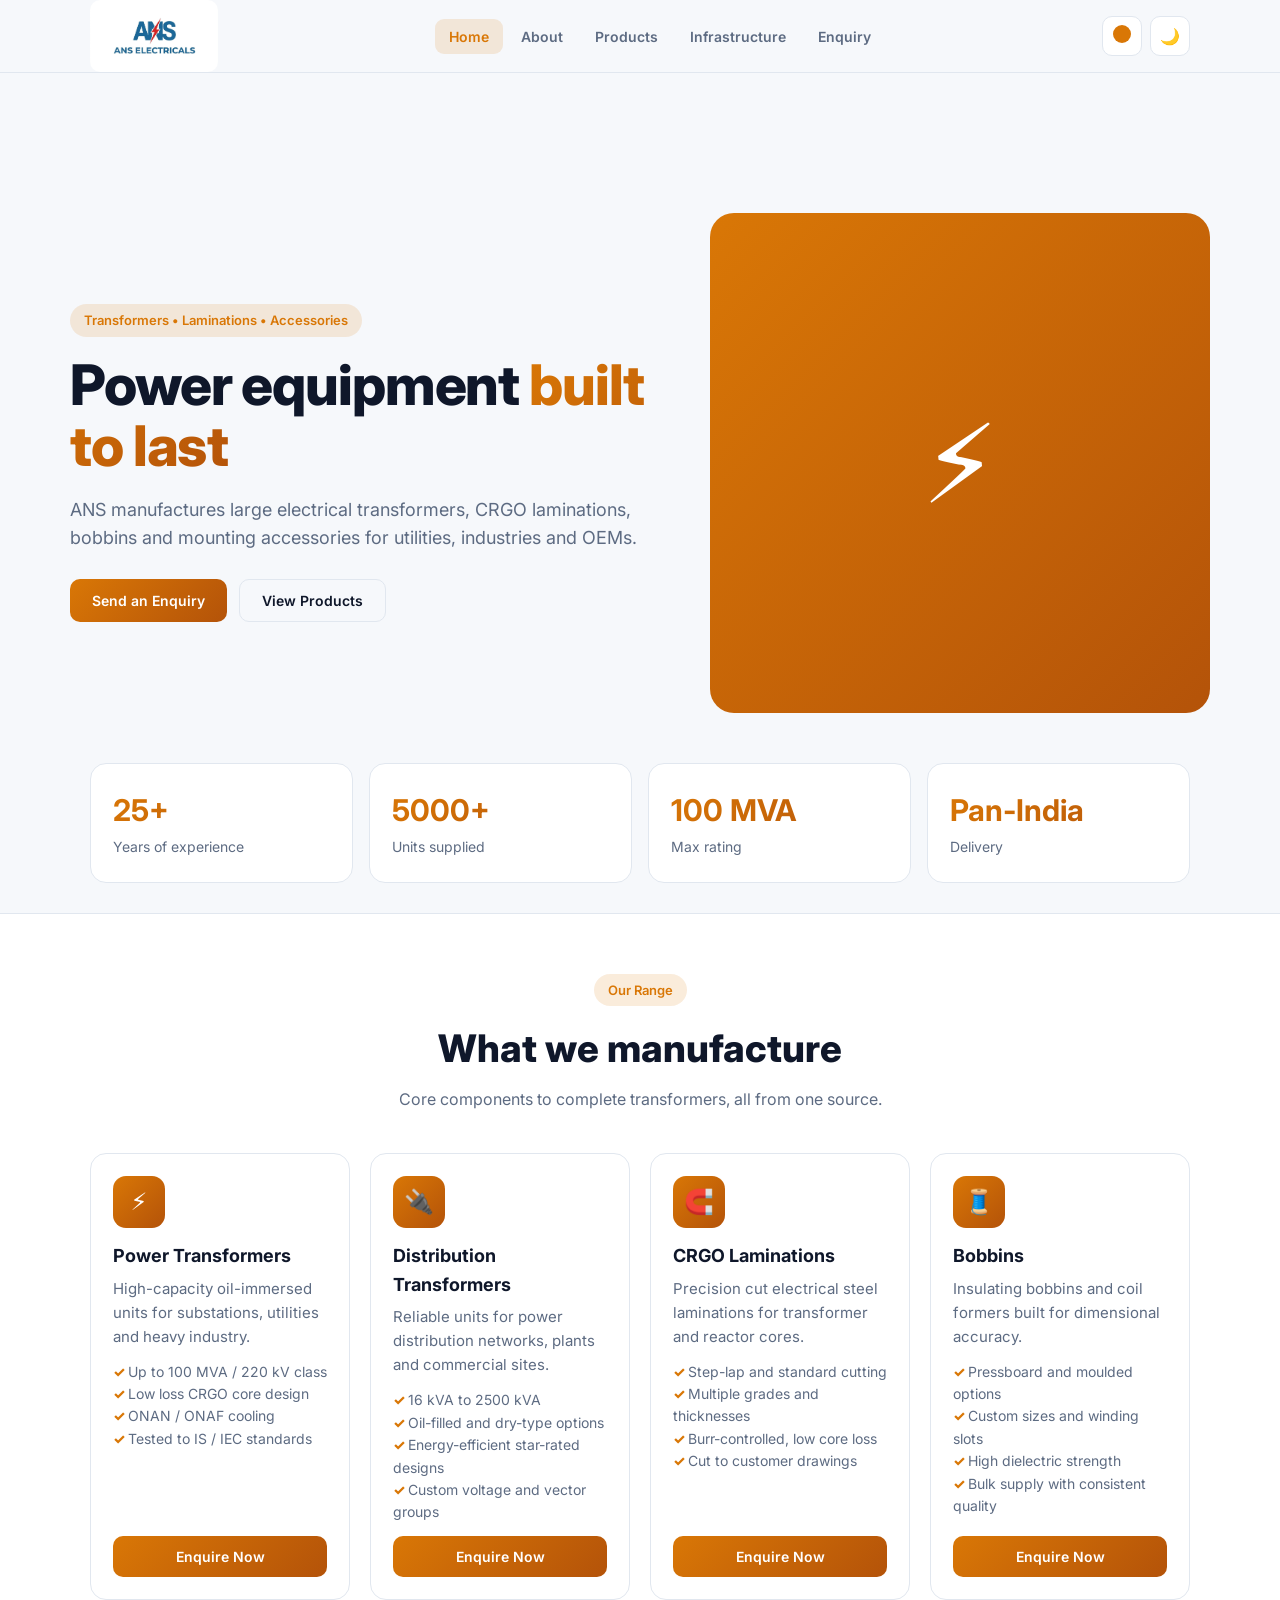
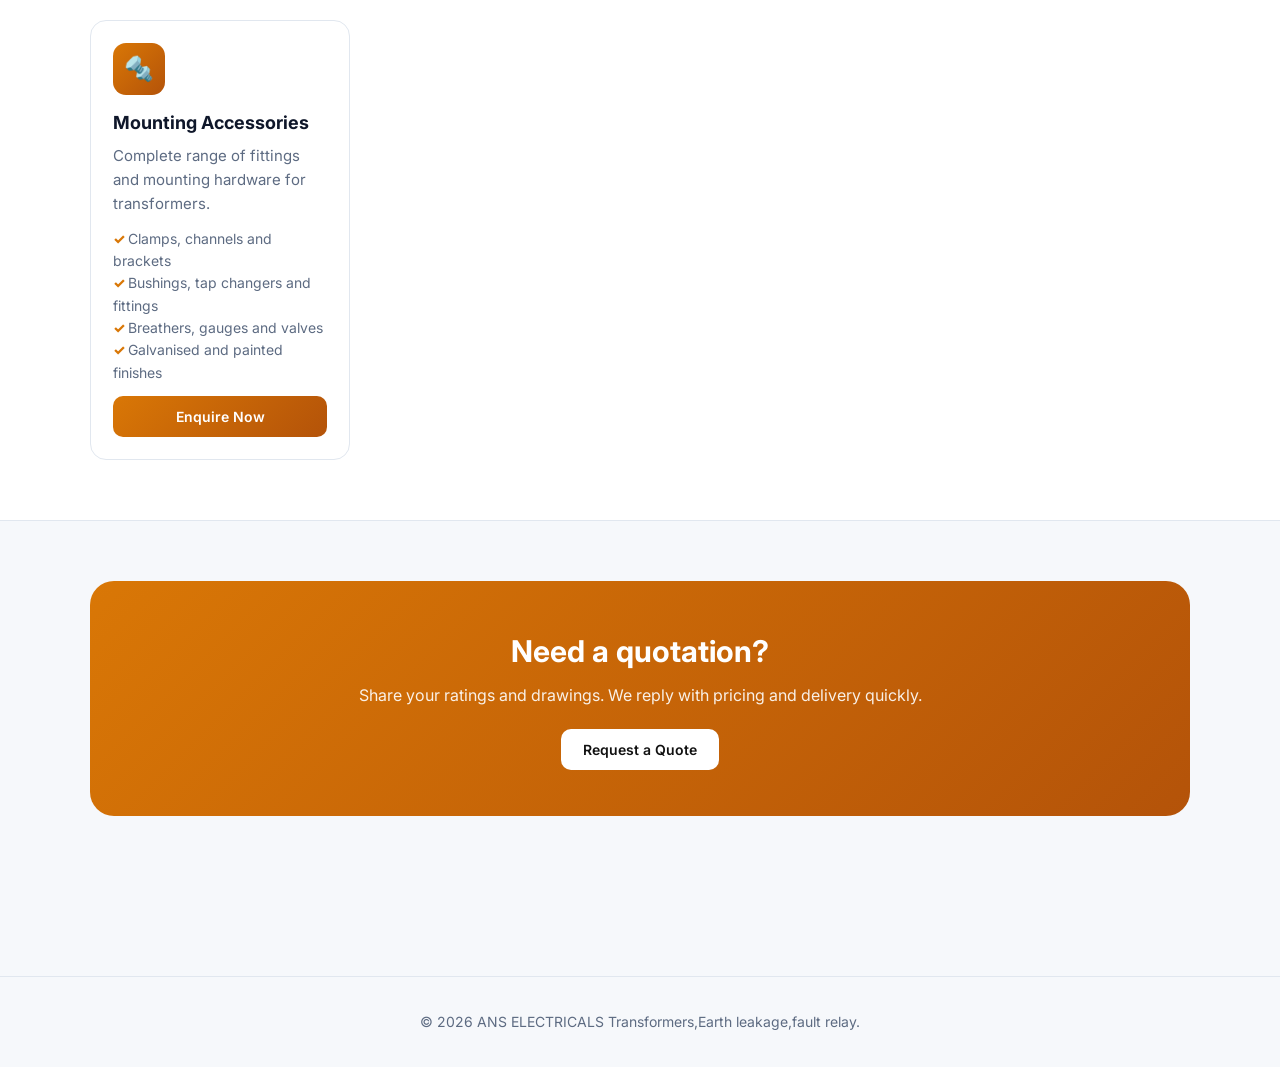
<file: index.html>
<!DOCTYPE html>
<html lang="en">
<head>
  <meta charset="UTF-8">
  <meta name="viewport" content="width=device-width, initial-scale=1, viewport-fit=cover">
  <title>ANS | Transformers, Laminations & Accessories</title>
  <link href="https://fonts.googleapis.com/css2?family=Inter:wght@400;500;600;700;800&display=swap" rel="stylesheet">
  <link rel="stylesheet" href="style.css">
  <link rel="icon" type="image/png" href="ans.jpg">
</head>
<body>

  <!-- ============ HEADER ============ -->
  <header>
    <div class="wrap nav">
      <button class="logo" data-nav="Home">
  <img src="ans.jpg" alt="ANS Electricals" class="logo-img">
</button>
        
      

      <nav class="tabs" id="tabs">
        <button class="tab act" data-nav="Home">Home</button>
        <button class="tab" data-nav="About">About</button>
        <button class="tab" data-nav="Products">Products</button>
        <button class="tab" data-nav="Infrastructure">Infrastructure</button>
        <button class="tab" data-nav="Enquiry">Enquiry</button>
      </nav>

      <div class="tools">
        <button class="ic" id="themeBtn" title="Color theme">
          <span class="dot" style="background:var(--p)"></span>
        </button>
        <div class="pop" id="themePop">
          <button data-theme="amber"  class="on"><span class="dot" style="background:#d97706;width:24px;height:24px"></span></button>
          <button data-theme="blue"><span class="dot" style="background:#2563eb;width:24px;height:24px"></span></button>
          <button data-theme="green"><span class="dot" style="background:#059669;width:24px;height:24px"></span></button>
          <button data-theme="red"><span class="dot" style="background:#dc2626;width:24px;height:24px"></span></button>
          <button data-theme="violet"><span class="dot" style="background:#7c3aed;width:24px;height:24px"></span></button>
        </div>
        <button class="ic" id="modeBtn" title="Light / dark">🌙</button>
        <button class="ic burger" id="burger">☰</button>
      </div>
    </div>
  </header>

  <!-- ============ PAGES ============ -->
  <main id="app">

    <!-- ---------- HOME ---------- -->
    <section class="page act" id="page-Home">
      <div class="wrap hero">
        <div>
          <span class="pill">Transformers • Laminations • Accessories</span>
          <h1>Power equipment <span class="gtext">built to last</span></h1>
          <p class="lead">ANS manufactures large electrical transformers, CRGO laminations, bobbins and mounting accessories for utilities, industries and OEMs.</p>
          <div class="cta">
            <button class="btn grad" data-nav="Enquiry">Send an Enquiry</button>
            <button class="btn ghost" data-nav="Products">View Products</button>
          </div>
        </div>
        <div class="vis grad" style="font-size:110px">⚡</div>
      </div>

      <div class="wrap stats">
        <div class="stat"><b class="gtext">25+</b><span>Years of experience</span></div>
        <div class="stat"><b class="gtext">5000+</b><span>Units supplied</span></div>
        <div class="stat"><b class="gtext">100 MVA</b><span>Max rating</span></div>
        <div class="stat"><b class="gtext">Pan-India</b><span>Delivery</span></div>
      </div>

      <section class="alt">
        <div class="wrap">
          <div class="head">
            <span class="pill">Our Range</span>
            <h2>What we manufacture</h2>
            <p>Core components to complete transformers, all from one source.</p>
          </div>
          <div class="grid" id="homeProducts"></div>
        </div>
      </section>

      <section>
        <div class="wrap">
          <div class="band grad">
            <h2>Need a quotation?</h2>
            <p>Share your ratings and drawings. We reply with pricing and delivery quickly.</p>
            <button class="btn" data-nav="Enquiry">Request a Quote</button>
          </div>
        </div>
      </section>
    </section>

    <!-- ---------- ABOUT ---------- -->
    <section class="page" id="page-About">
      <div class="wrap ph">
        <span class="pill">About ANS</span>
        <h1>Engineering trust in every unit</h1>
        <p>A manufacturer focused on quality, efficiency and on-time delivery.</p>
      </div>

      <section>
        <div class="wrap two">
          <div class="card">
            <h3>Who we are</h3>
            <p style="margin-top:10px">ANS is a manufacturer of power and distribution transformers along with the key components that go inside them: CRGO laminations, bobbins and mounting accessories. Our integrated setup lets us control quality from raw material to final testing.</p>
          </div>
          <div class="grid" style="grid-template-columns:1fr">
            <div class="card"><h3>🎯 Mission</h3><p>Deliver dependable, efficient power equipment that keeps networks running.</p></div>
            <div class="card"><h3>👁️ Vision</h3><p>To be a trusted name in transformers and core components across India.</p></div>
            <div class="card"><h3>✅ Quality</h3><p>Every unit is tested against IS / IEC norms before dispatch.</p></div>
          </div>
        </div>
      </section>

      <section class="alt">
        <div class="wrap">
          <div class="head">
            <span class="pill">Why ANS</span>
            <h2>Why customers choose us</h2>
            <p></p>
          </div>
          <div class="grid">
            <div class="card"><h3>Low-loss designs</h3><p>Optimised cores reduce no-load and load losses.</p></div>
            <div class="card"><h3>Customisation</h3><p>Ratings, voltages and sizes built to your specification.</p></div>
            <div class="card"><h3>In-house testing</h3><p>Complete testing facility ensures reliability.</p></div>
            <div class="card"><h3>On-time delivery</h3><p>Planned production and safe logistics.</p></div>
          </div>
        </div>
      </section>
    </section>

    <!-- ---------- PRODUCTS ---------- -->
    <section class="page" id="page-Products">
      <div class="wrap ph">
        <span class="pill">Products</span>
        <h1>Our product range</h1>
        <p>Transformers and components engineered to your specification.</p>
      </div>
      <section>
        <div class="wrap grid" id="allProducts"></div>
      </section>
    </section>

    <!-- ---------- INFRASTRUCTURE ---------- -->
    <section class="page" id="page-Infrastructure">
      <div class="wrap ph">
        <span class="pill">Infrastructure</span>
        <h1>Built for heavy-duty production</h1>
        <p>Modern facilities covering every stage from lamination to testing.</p>
      </div>
      <section>
        <div class="wrap grid" id="infraGrid"></div>
      </section>
      <section style="padding-top:0">
        <div class="wrap">
          <div class="band grad">
            <h2>Want to visit our facility?</h2>
            <p>Contact us to arrange a plant visit or inspection.</p>
            <button class="btn" data-nav="Enquiry">Contact Us</button>
          </div>
        </div>
      </section>
    </section>

    <!-- ---------- ENQUIRY ---------- -->
    <section class="page" id="page-Enquiry">
      <div class="wrap ph">
        <span class="pill">Enquiry</span>
        <h1>Request a quotation</h1>
        <p>Tell us what you need. Our team will respond with pricing and delivery details.</p>
      </div>

      <section>
        <div class="wrap two" style="align-items:start">
          <div class="card">
            <form id="enquiryForm" novalidate>
              <label>Products of interest
                <div class="chips" id="chips"></div>
              </label>

              <div class="r">
                <label>Name *<input id="fName" type="text"></label>
                <label>Company<input id="fCompany" type="text"></label>
              </div>
              <div class="r">
                <label>Email *<input id="fEmail" type="email"></label>
                <label>Phone *<input id="fPhone" type="tel"></label>
              </div>
              <div class="r">
                <label>Quantity<input id="fQty" placeholder="e.g. 2 units / 5 tonnes"></label>
                <label>Rating / specification<input id="fSpec" placeholder="e.g. 1600 kVA, 11/0.433 kV"></label>
              </div>
              <label>Message<textarea id="fMsg" rows="4"></textarea></label>

              <div class="err" id="formErr"></div>
              <button type="submit" class="btn grad">Submit Enquiry</button>
            </form>

            <div class="ok" id="formOk" hidden>
              <div style="font-size:48px">✅</div>
              <h3 id="okTitle">Thank you!</h3>
              <p style="color:var(--muted);margin-bottom:18px" id="okText"></p>
              <a class="btn grad" id="mailLink" href="#">Send via Email</a>
            </div>
          </div>

          <div class="info">
            <div class="card">
              <h3 style="margin-bottom:14px">Contact details</h3>
              <p><b>📍 Address</b>ANS Industrial Estate, Your City, India</p>
              <p><b>📞 Phone</b>+91 9880959559</p>
              <p><b>✉️ Email</b>anselectrials2001@gmail.com</p>
              <p><b>🕘 Hours</b>Mon–Sat, 9:00 AM – 6:00 PM</p>
            </div>
          </div>
        </div>
      </section>
    </section>

  </main>

  <!-- ============ FOOTER ============ -->
  <footer>
    <div class="wrap">
      © <span id="year"></span> ANS ELECTRICALS Transformers,Earth leakage,fault relay.
    </div>
  </footer>

  <script src="app.js"></script>
</body>
</html>
</file>
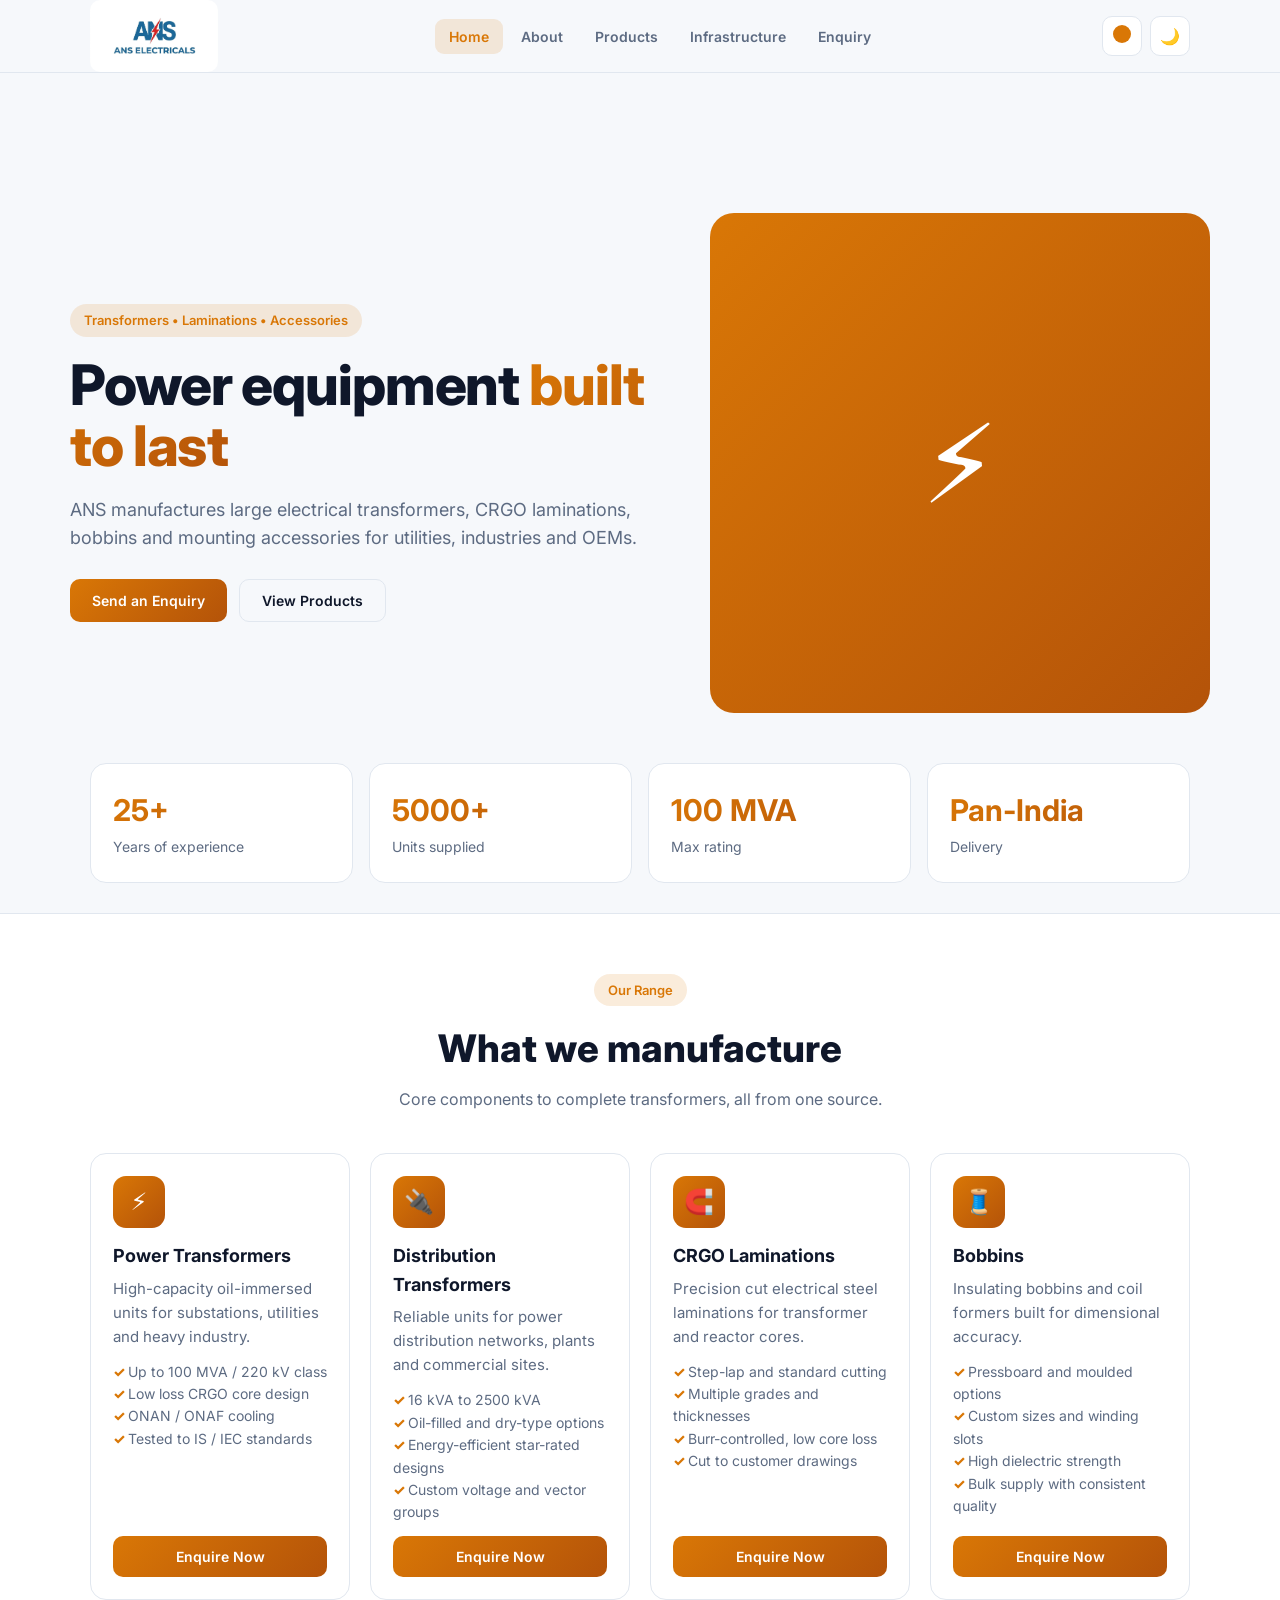
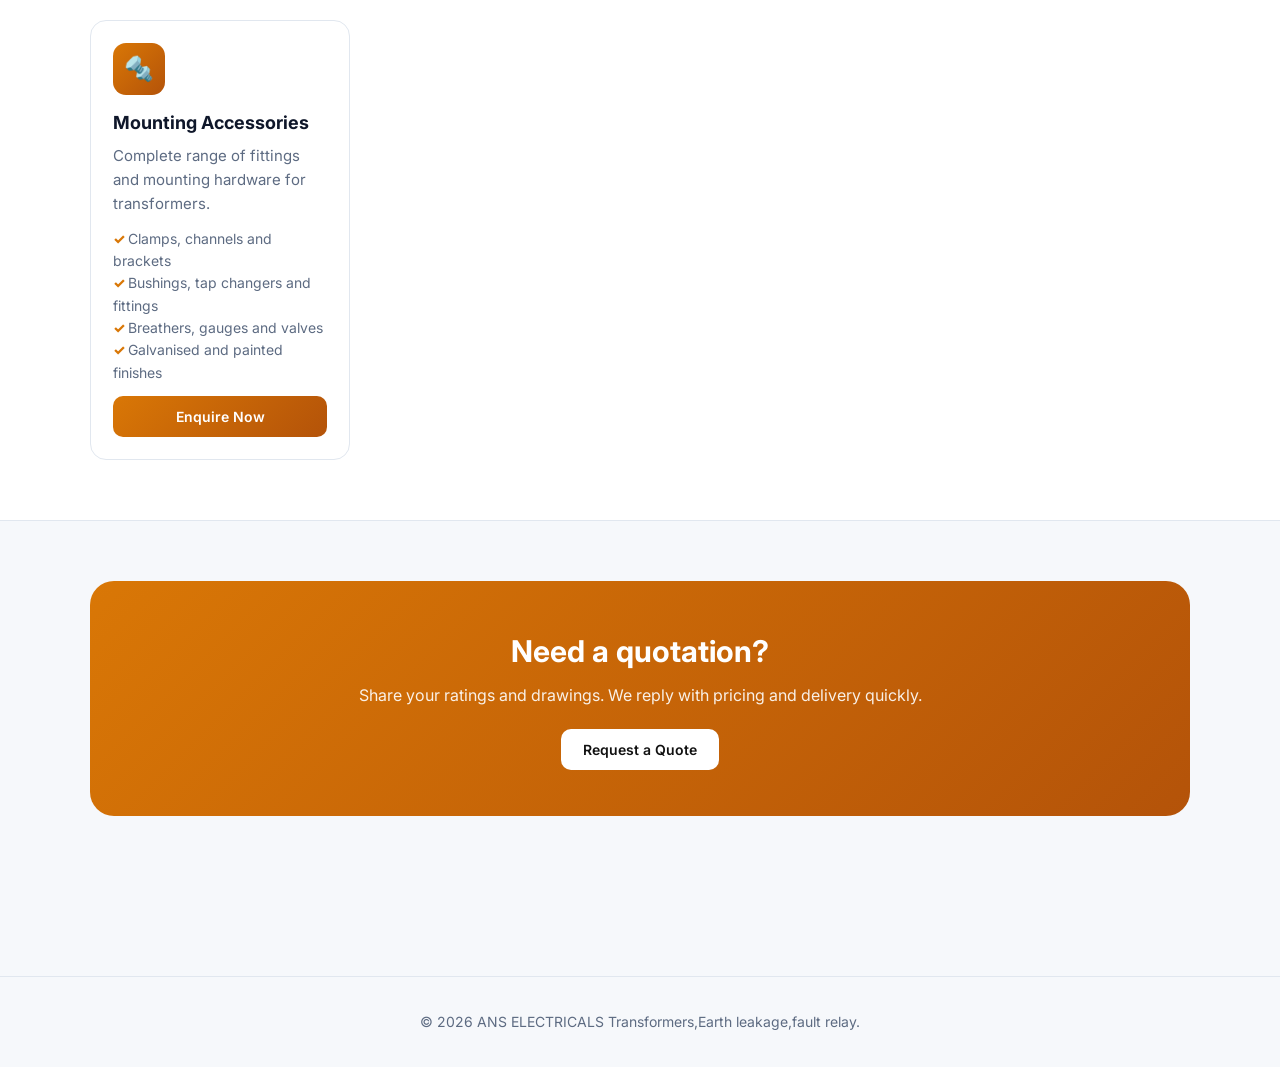
<file: home.html>
<!DOCTYPE html>
<html lang="en">
<head>
  <meta charset="UTF-8">
  <meta name="viewport" content="width=device-width, initial-scale=1, viewport-fit=cover">
  <title>ANS | Transformers, Laminations & Accessories</title>
  <link href="https://fonts.googleapis.com/css2?family=Inter:wght@400;500;600;700;800&display=swap" rel="stylesheet">
  <link rel="stylesheet" href="style.css">
  <link rel="icon" type="image/png" href="ans.jpg">
</head>
<body>

  <!-- ============ HEADER ============ -->
  <header>
    <div class="wrap nav">
      <button class="logo" data-nav="Home">
  <img src="ans.jpg" alt="ANS Electricals" class="logo-img">
</button>
        
      

      <nav class="tabs" id="tabs">
        <button class="tab act" data-nav="Home">Home</button>
        <button class="tab" data-nav="About">About</button>
        <button class="tab" data-nav="Products">Products</button>
        <button class="tab" data-nav="Infrastructure">Infrastructure</button>
        <button class="tab" data-nav="Enquiry">Enquiry</button>
      </nav>

      <div class="tools">
        <button class="ic" id="themeBtn" title="Color theme">
          <span class="dot" style="background:var(--p)"></span>
        </button>
        <div class="pop" id="themePop">
          <button data-theme="amber"  class="on"><span class="dot" style="background:#d97706;width:24px;height:24px"></span></button>
          <button data-theme="blue"><span class="dot" style="background:#2563eb;width:24px;height:24px"></span></button>
          <button data-theme="green"><span class="dot" style="background:#059669;width:24px;height:24px"></span></button>
          <button data-theme="red"><span class="dot" style="background:#dc2626;width:24px;height:24px"></span></button>
          <button data-theme="violet"><span class="dot" style="background:#7c3aed;width:24px;height:24px"></span></button>
        </div>
        <button class="ic" id="modeBtn" title="Light / dark">🌙</button>
        <button class="ic burger" id="burger">☰</button>
      </div>
    </div>
  </header>

  <!-- ============ PAGES ============ -->
  <main id="app">

    <!-- ---------- HOME ---------- -->
    <section class="page act" id="page-Home">
      <div class="wrap hero">
        <div>
          <span class="pill">Transformers • Laminations • Accessories</span>
          <h1>Power equipment <span class="gtext">built to last</span></h1>
          <p class="lead">ANS manufactures large electrical transformers, CRGO laminations, bobbins and mounting accessories for utilities, industries and OEMs.</p>
          <div class="cta">
            <button class="btn grad" data-nav="Enquiry">Send an Enquiry</button>
            <button class="btn ghost" data-nav="Products">View Products</button>
          </div>
        </div>
        <div class="vis grad" style="font-size:110px">⚡</div>
      </div>

      <div class="wrap stats">
        <div class="stat"><b class="gtext">25+</b><span>Years of experience</span></div>
        <div class="stat"><b class="gtext">5000+</b><span>Units supplied</span></div>
        <div class="stat"><b class="gtext">100 MVA</b><span>Max rating</span></div>
        <div class="stat"><b class="gtext">Pan-India</b><span>Delivery</span></div>
      </div>

      <section class="alt">
        <div class="wrap">
          <div class="head">
            <span class="pill">Our Range</span>
            <h2>What we manufacture</h2>
            <p>Core components to complete transformers, all from one source.</p>
          </div>
          <div class="grid" id="homeProducts"></div>
        </div>
      </section>

      <section>
        <div class="wrap">
          <div class="band grad">
            <h2>Need a quotation?</h2>
            <p>Share your ratings and drawings. We reply with pricing and delivery quickly.</p>
            <button class="btn" data-nav="Enquiry">Request a Quote</button>
          </div>
        </div>
      </section>
    </section>

    <!-- ---------- ABOUT ---------- -->
    <section class="page" id="page-About">
      <div class="wrap ph">
        <span class="pill">About ANS</span>
        <h1>Engineering trust in every unit</h1>
        <p>A manufacturer focused on quality, efficiency and on-time delivery.</p>
      </div>

      <section>
        <div class="wrap two">
          <div class="card">
            <h3>Who we are</h3>
            <p style="margin-top:10px">ANS is a manufacturer of power and distribution transformers along with the key components that go inside them: CRGO laminations, bobbins and mounting accessories. Our integrated setup lets us control quality from raw material to final testing.</p>
          </div>
          <div class="grid" style="grid-template-columns:1fr">
            <div class="card"><h3>🎯 Mission</h3><p>Deliver dependable, efficient power equipment that keeps networks running.</p></div>
            <div class="card"><h3>👁️ Vision</h3><p>To be a trusted name in transformers and core components across India.</p></div>
            <div class="card"><h3>✅ Quality</h3><p>Every unit is tested against IS / IEC norms before dispatch.</p></div>
          </div>
        </div>
      </section>

      <section class="alt">
        <div class="wrap">
          <div class="head">
            <span class="pill">Why ANS</span>
            <h2>Why customers choose us</h2>
            <p></p>
          </div>
          <div class="grid">
            <div class="card"><h3>Low-loss designs</h3><p>Optimised cores reduce no-load and load losses.</p></div>
            <div class="card"><h3>Customisation</h3><p>Ratings, voltages and sizes built to your specification.</p></div>
            <div class="card"><h3>In-house testing</h3><p>Complete testing facility ensures reliability.</p></div>
            <div class="card"><h3>On-time delivery</h3><p>Planned production and safe logistics.</p></div>
          </div>
        </div>
      </section>
    </section>

    <!-- ---------- PRODUCTS ---------- -->
    <section class="page" id="page-Products">
      <div class="wrap ph">
        <span class="pill">Products</span>
        <h1>Our product range</h1>
        <p>Transformers and components engineered to your specification.</p>
      </div>
      <section>
        <div class="wrap grid" id="allProducts"></div>
      </section>
    </section>

    <!-- ---------- INFRASTRUCTURE ---------- -->
    <section class="page" id="page-Infrastructure">
      <div class="wrap ph">
        <span class="pill">Infrastructure</span>
        <h1>Built for heavy-duty production</h1>
        <p>Modern facilities covering every stage from lamination to testing.</p>
      </div>
      <section>
        <div class="wrap grid" id="infraGrid"></div>
      </section>
      <section style="padding-top:0">
        <div class="wrap">
          <div class="band grad">
            <h2>Want to visit our facility?</h2>
            <p>Contact us to arrange a plant visit or inspection.</p>
            <button class="btn" data-nav="Enquiry">Contact Us</button>
          </div>
        </div>
      </section>
    </section>

    <!-- ---------- ENQUIRY ---------- -->
    <section class="page" id="page-Enquiry">
      <div class="wrap ph">
        <span class="pill">Enquiry</span>
        <h1>Request a quotation</h1>
        <p>Tell us what you need. Our team will respond with pricing and delivery details.</p>
      </div>

      <section>
        <div class="wrap two" style="align-items:start">
          <div class="card">
            <form id="enquiryForm" novalidate>
              <label>Products of interest
                <div class="chips" id="chips"></div>
              </label>

              <div class="r">
                <label>Name *<input id="fName" type="text"></label>
                <label>Company<input id="fCompany" type="text"></label>
              </div>
              <div class="r">
                <label>Email *<input id="fEmail" type="email"></label>
                <label>Phone *<input id="fPhone" type="tel"></label>
              </div>
              <div class="r">
                <label>Quantity<input id="fQty" placeholder="e.g. 2 units / 5 tonnes"></label>
                <label>Rating / specification<input id="fSpec" placeholder="e.g. 1600 kVA, 11/0.433 kV"></label>
              </div>
              <label>Message<textarea id="fMsg" rows="4"></textarea></label>

              <div class="err" id="formErr"></div>
              <button type="submit" class="btn grad">Submit Enquiry</button>
            </form>

            <div class="ok" id="formOk" hidden>
              <div style="font-size:48px">✅</div>
              <h3 id="okTitle">Thank you!</h3>
              <p style="color:var(--muted);margin-bottom:18px" id="okText"></p>
              <a class="btn grad" id="mailLink" href="#">Send via Email</a>
            </div>
          </div>

          <div class="info">
            <div class="card">
              <h3 style="margin-bottom:14px">Contact details</h3>
              <p><b>📍 Address</b>ANS Industrial Estate, Your City, India</p>
              <p><b>📞 Phone</b>+91 9880959559</p>
              <p><b>✉️ Email</b>anselectrials2001@gmail.com</p>
              <p><b>🕘 Hours</b>Mon–Sat, 9:00 AM – 6:00 PM</p>
            </div>
          </div>
        </div>
      </section>
    </section>

  </main>

  <!-- ============ FOOTER ============ -->
  <footer>
    <div class="wrap">
      © <span id="year"></span> ANS ELECTRICALS Transformers,Earth leakage,fault relay.
    </div>
  </footer>

  <script src="app.js"></script>
</body>
</html>
</file>
<file: style.css>
/* ============================================================
   ANS – Power Equipment Website
   Pure CSS, themeable, responsive
   ============================================================ */

/* ----- ROOT VARIABLES ----- */
:root {
  box-sizing: border-box;
  padding-top: env(safe-area-inset-top, 0px);
  padding-bottom: env(safe-area-inset-bottom, 0px);

  --bg: #f6f8fb;
  --surface: #ffffff;
  --text: #0f172a;
  --muted: #5d6b82;
  --border: #e1e7ef;
  --on: #ffffff;
  --p: #d97706;
  --p2: #b45309;
}

:root[data-theme=blue]   { --p: #2563eb; --p2: #1e40af; }
:root[data-theme=green]  { --p: #059669; --p2: #047857; }
:root[data-theme=red]    { --p: #dc2626; --p2: #991b1b; }
:root[data-theme=violet] { --p: #7c3aed; --p2: #5b21b6; }

:root[data-mode=dark] {
  --bg: #0b1120;
  --surface: #131c31;
  --text: #e8edf7;
  --muted: #93a1ba;
  --border: #25324d;
}

/* ----- BASE ----- */
* { box-sizing: border-box; margin: 0; }

body {
  font-family: Inter, system-ui, sans-serif;
  background: var(--bg);
  color: var(--text);
  line-height: 1.6;
  transition: background .3s, color .3s;
}

.wrap { max-width: 1140px; margin: 0 auto; padding: 0 20px; }

/* ----- GRADIENT UTILITIES ----- */
.grad {
  background: linear-gradient(135deg, var(--p), var(--p2));
  color: var(--on);
}

.gtext {
  background: linear-gradient(135deg, var(--p), var(--p2));
  -webkit-background-clip: text;
  background-clip: text;
  color: transparent;
}

/* ============================================================
   HEADER
   ============================================================ */
header {
  position: sticky;
  top: env(safe-area-inset-top, 0px);
  z-index: 20;
  background: var(--bg);
  border-bottom: 1px solid var(--border);
}

.nav {
  display: flex;
  align-items: center;
  justify-content: space-between;
  height: 72px;              /* ← taller header */
  gap: 10px;
}

/* ----- LOGO BUTTON (this is what makes it bigger) ----- */
.logo {
  display: inline-flex;
  align-items: center;
  gap: 10px;

  height: 52px;              /* ← THE LINE THAT MAKES THE BUTTON BIGGER */
  padding: 0 10px;           /* ← breathing room */

  border: 0;
  background: none;
  color: var(--text);
  font-family: inherit;
  font-weight: 800;
  font-size: 22px;
  line-height: 1;
  cursor: pointer;
}

/* ----- LOGO BADGE (gradient square) ----- 
.logo-badge {
  width: 40px;
  height: 40px;
  flex: 0 0 40px;            

  display: inline-grid;
  place-items: center;

  border-radius: 10px;

  font-size: 14px;
  font-weight: 800;
  letter-spacing: .5px;
  line-height: 1;
  text-transform: uppercase;
}

/* ----- LOGO TEXT ----- 
.logo-text {
  font-size: 22px;
  font-weight: 800;
  line-height: 1;
  white-space: nowrap;
}

 NAV TABS ----- */
 .logo {
  display: inline-flex;
  align-items: center;
  height: 52px;
  padding: 0;
  border: 0;
  background: none;
  cursor: pointer;
}

/* The logo image itself */
.logo-img {
  height: 72px;            /* ← controls logo size, tweak as needed */
  width: auto;             /* keeps aspect ratio */
  display: block;
  object-fit: contain;
  border-radius: 10px;
}
.tabs { display: flex; gap: 4px; }

.tab {
  border: 0;
  background: none;
  color: var(--muted);
  font: 600 14px Inter, sans-serif;
  padding: 9px 14px;
  border-radius: 9px;
  cursor: pointer;
}

.tab:hover { color: var(--text); }
.tab.act {
  background: color-mix(in srgb, var(--p) 14%, transparent);
  color: var(--p);
}

/* ----- HEADER TOOLS (theme, mode, burger) ----- */
.tools { display: flex; gap: 8px; position: relative; align-items: center; }

.ic {
  width: 40px; height: 40px;
  border-radius: 10px;
  border: 1px solid var(--border);
  background: var(--surface);
  color: var(--text);
  cursor: pointer;
  font-size: 16px;
}

.dot { width: 18px; height: 18px; border-radius: 50%; display: inline-block; }

.pop {
  position: absolute;
  right: 0; top: 50px;
  background: var(--surface);
  border: 1px solid var(--border);
  border-radius: 12px;
  padding: 12px;
  display: none;
  gap: 10px;
  box-shadow: 0 12px 30px rgba(0,0,0,.18);
}

.pop.open { display: flex; }

.pop button {
  border: 2px solid transparent;
  background: none;
  cursor: pointer;
  padding: 2px;
  border-radius: 50%;
}

.pop .on { border-color: var(--text); }

.btn {
  border: 0;
  cursor: pointer;
  font: 600 14px Inter, sans-serif;
  padding: 12px 22px;
  border-radius: 10px;
  display: inline-block;
}

.btn.ghost {
  background: transparent;
  border: 1px solid var(--border);
  color: var(--text);
}

.burger { display: none; }

.pill {
  display: inline-block;
  font-size: 13px;
  font-weight: 600;
  padding: 6px 14px;
  border-radius: 99px;
  background: color-mix(in srgb, var(--p) 14%, transparent);
  color: var(--p);
}

/* ============================================================
   HERO
   ============================================================ */
.hero {
  padding: 80px 0 50px;
  display: grid;
  grid-template-columns: 1.2fr 1fr;
  gap: 40px;
  align-items: center;
}

h1 {
  font-size: clamp(32px, 5vw, 56px);
  line-height: 1.1;
  font-weight: 800;
  margin: 18px 0;
  letter-spacing: -.02em;
}

.lead { color: var(--muted); font-size: 18px; margin-bottom: 26px; }

.cta { display: flex; gap: 12px; flex-wrap: wrap; }

.vis {
  border-radius: 24px;
  aspect-ratio: 1;
  display: grid;
  place-items: center;
  padding: 20px;
  min-height: 260px;
}

/* ============================================================
   STATS
   ============================================================ */
.stats {
  display: grid;
  grid-template-columns: repeat(4, 1fr);
  gap: 16px;
  margin-bottom: 30px;
}

.stat, .card {
  background: var(--surface);
  border: 1px solid var(--border);
  border-radius: 16px;
  padding: 22px;
}

.stat b { font-size: 30px; display: block; }
.stat span { color: var(--muted); font-size: 14px; }

/* ============================================================
   SECTIONS
   ============================================================ */
section { padding: 60px 0; }
.alt { background: var(--surface); border-block: 1px solid var(--border); }

.head { text-align: center; margin-bottom: 40px; }
.head h2 { font-size: clamp(26px, 4vw, 38px); margin: 12px 0 8px; font-weight: 800; }
.head p { color: var(--muted); max-width: 580px; margin: auto; }

.grid {
  display: grid;
  grid-template-columns: repeat(auto-fit, minmax(250px, 1fr));
  gap: 20px;
}

.card { transition: .25s; display: flex; flex-direction: column; }
.card:hover { transform: translateY(-4px); border-color: var(--p); }

.ico {
  width: 52px; height: 52px;
  flex: 0 0 52px;
  border-radius: 13px;
  display: grid; place-items: center;
  font-size: 24px;
  margin-bottom: 14px;
}

.card h3 { margin-bottom: 6px; font-size: 18px; }
.card p { color: var(--muted); font-size: 15px; }

.card ul {
  list-style: none;
  padding: 0;
  margin: 12px 0;
  font-size: 14px;
  color: var(--muted);
  flex: 1;
}

.card li:before { content: "✓ "; color: var(--p); font-weight: 800; }

.two {
  display: grid;
  grid-template-columns: 1fr 1fr;
  gap: 40px;
  align-items: center;
}

.band {
  border-radius: 24px;
  padding: 46px 28px;
  text-align: center;
  width: 100%;
}

.band h2 { font-size: 30px; }
.band p { opacity: .9; margin: 8px 0 20px; }
.band .btn { background: #fff; color: #111; }

.ph { text-align: center; padding: 50px 0 10px; }
.ph h1 { margin: 14px 0 8px; }
.ph p { color: var(--muted); max-width: 600px; margin: auto; }

/* ============================================================
   PAGES (tab switching)
   ============================================================ */
.page { display: none; }
.page.act { display: block; }

/* ============================================================
   FORM
   ============================================================ */
form { display: grid; gap: 14px; }
.r { display: grid; grid-template-columns: 1fr 1fr; gap: 14px; }

label { font-size: 13px; font-weight: 600; display: grid; gap: 6px; }

input, textarea, select {
  width: 100%;
  padding: 12px 14px;
  border-radius: 10px;
  border: 1px solid var(--border);
  background: var(--bg);
  color: var(--text);
  font: inherit;
}

input:focus, textarea:focus, select:focus {
  outline: 2px solid var(--p);
  border-color: transparent;
}

.chips { display: flex; gap: 8px; flex-wrap: wrap; }

.chip {
  border: 1px solid var(--border);
  background: var(--bg);
  color: var(--text);
  padding: 8px 14px;
  border-radius: 99px;
  font: 500 13px Inter, sans-serif;
  cursor: pointer;
}

.chip.on { background: var(--p); border-color: var(--p); color: #fff; }

.ok { padding: 30px; text-align: center; }
.ok h3 { font-size: 24px; margin-bottom: 8px; }

.err { color: #dc2626; font-size: 13px; min-height: 18px; }

.info p { margin-bottom: 14px; color: var(--muted); }
.info b { color: var(--text); display: block; }

/* ============================================================
   FOOTER
   ============================================================ */
footer {
  border-top: 1px solid var(--border);
  padding: 34px 0;
  color: var(--muted);
  font-size: 14px;
  text-align: center;
  margin-top: 40px;
}

/* ============================================================
   RESPONSIVE
   ============================================================ */
@media (max-width: 860px) {
  .tabs {
    display: none;
    position: absolute;
    top: 72px; left: 0; right: 0;
    background: var(--surface);
    flex-direction: column;
    padding: 12px 20px;
    border-bottom: 1px solid var(--border);
  }
  .tabs.open { display: flex; }
  .burger { display: block; }

  .hero, .two { grid-template-columns: 1fr; }
  .stats { grid-template-columns: 1fr 1fr; }
  .r { grid-template-columns: 1fr; }
  .vis { aspect-ratio: auto; min-height: 220px; }
}

/* Slightly smaller logo on very small phones */
@media (max-width: 400px) {
  .logo { height: 46px; font-size: 20px; }
  .logo-badge { width: 36px; height: 36px; flex: 0 0 36px; font-size: 13px; }
  .logo-text { font-size: 20px; }
}
</file>
